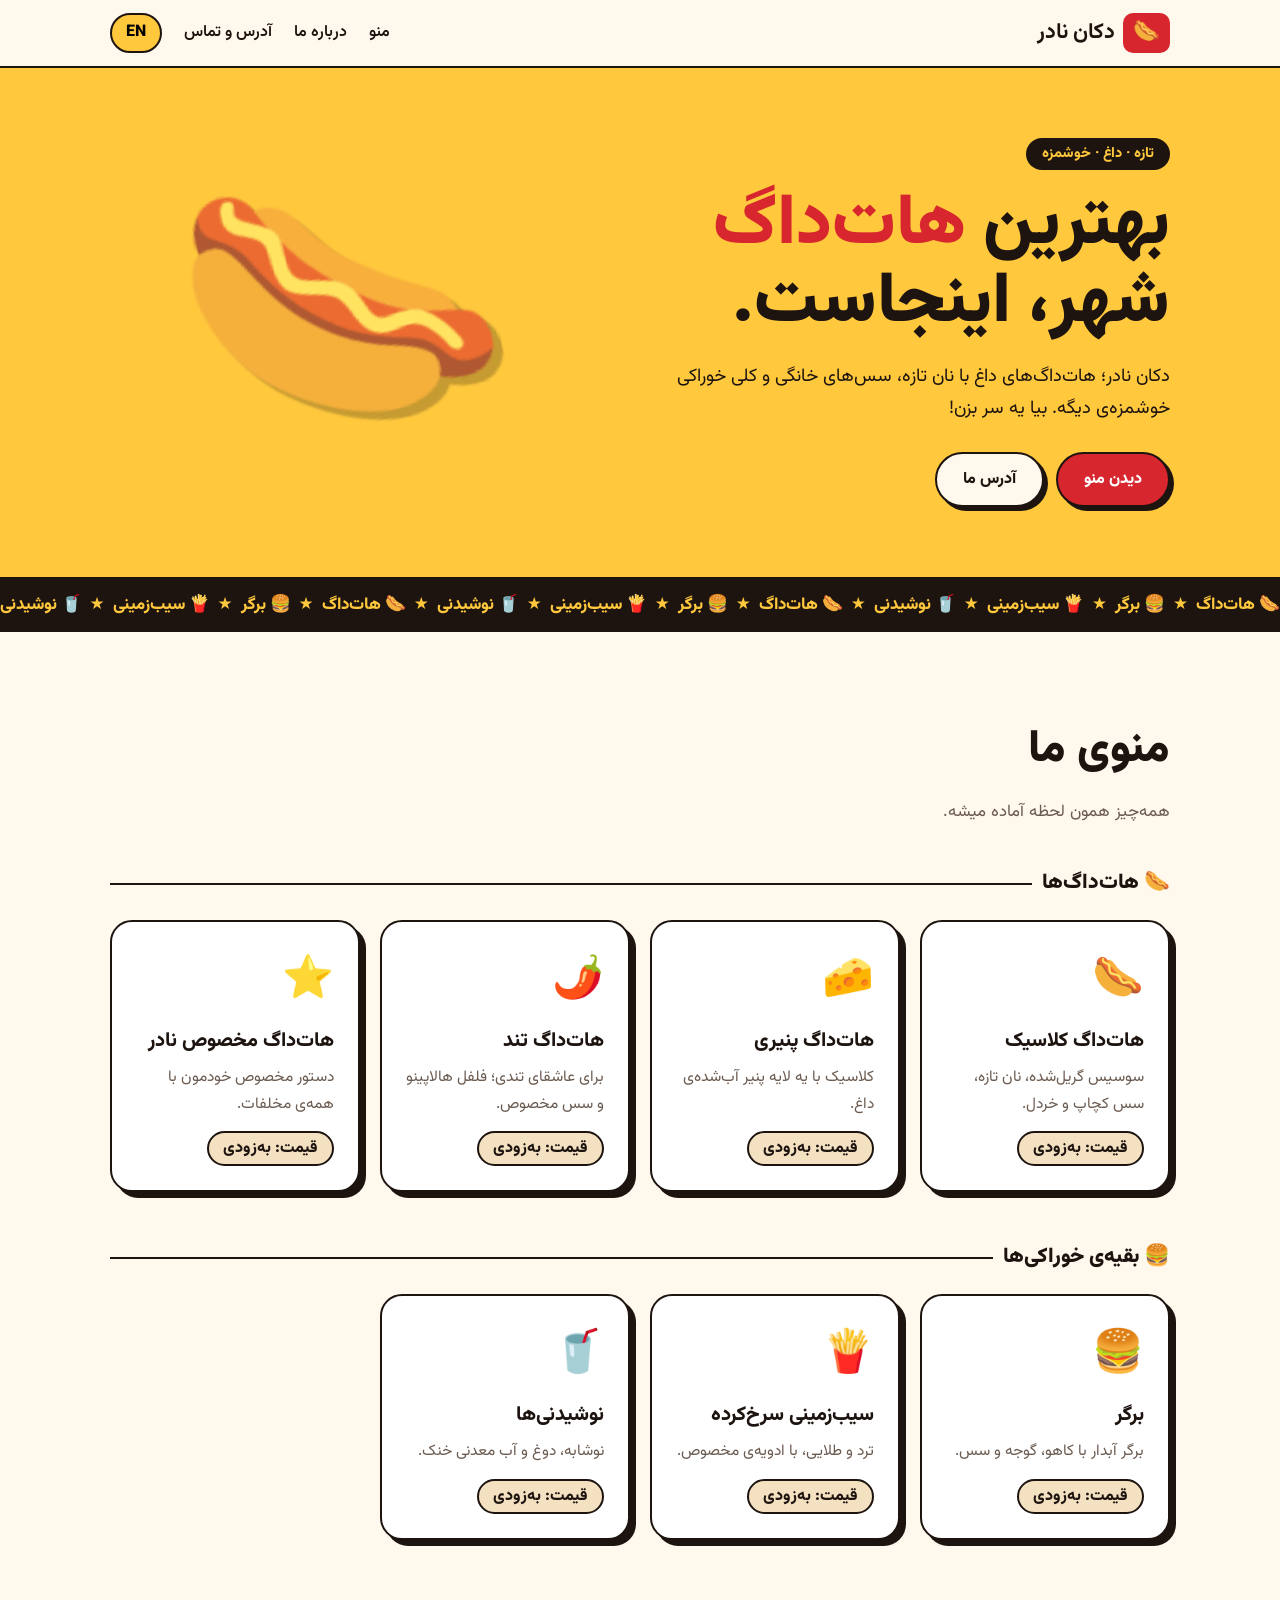
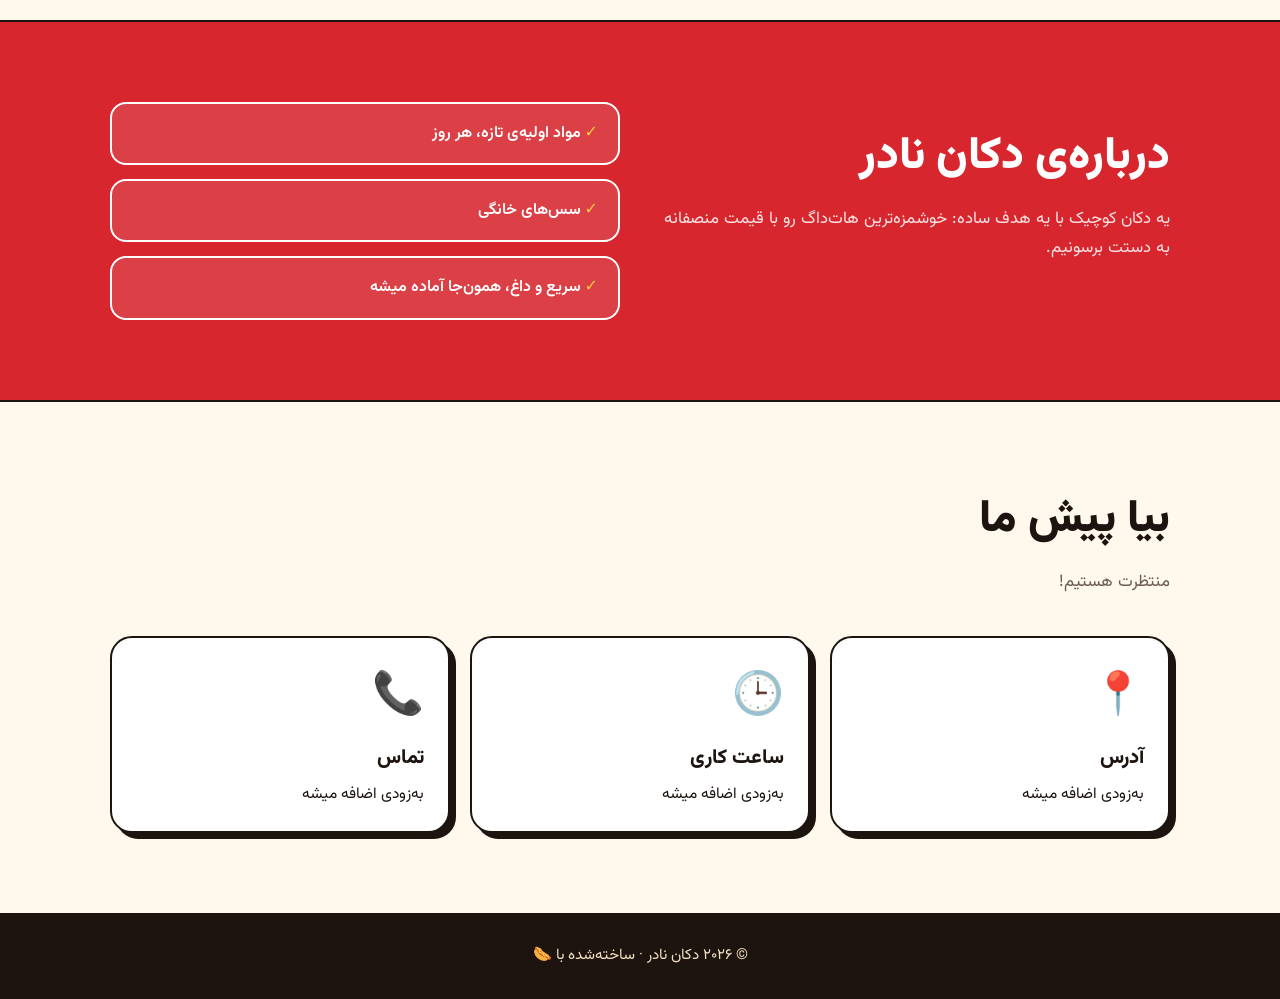
<file: index.html>
<!doctype html>
<html lang="fa" dir="rtl">
<head>
<meta charset="utf-8">
<meta name="viewport" content="width=device-width, initial-scale=1">
<title>دکان نادر | Nader Dokan — Hotdogs & Fast Food</title>
<meta name="description" content="دکان نادر — هات‌داگ و فست‌فود تازه و داغ. Nader Dokan — fresh, hot hotdogs and fast food.">
<link rel="icon" href="data:image/svg+xml,<svg xmlns='http://www.w3.org/2000/svg' viewBox='0 0 100 100'><text y='.9em' font-size='90'>🌭</text></svg>">
<link rel="preconnect" href="https://fonts.googleapis.com">
<link rel="preconnect" href="https://fonts.gstatic.com" crossorigin>
<link href="https://fonts.googleapis.com/css2?family=Vazirmatn:wght@400;600;800;900&family=Bricolage+Grotesque:opsz,wght@12..96,500;12..96,800&display=swap" rel="stylesheet">
<style>
  :root{
    --mustard:#FFC83D;
    --ketchup:#D7262E;
    --bun:#F4E1C1;
    --ink:#1D1410;
    --cream:#FFF8EC;
    --muted:#6B5B50;
    --radius:22px;
  }
  *{box-sizing:border-box;margin:0;padding:0}
  html{scroll-behavior:smooth}
  body{
    font-family:"Vazirmatn",system-ui,sans-serif;
    background:var(--cream);color:var(--ink);line-height:1.7;
  }
  html[lang="en"] body{font-family:"Bricolage Grotesque","Vazirmatn",system-ui,sans-serif}
  a{color:inherit}
  .wrap{max-width:1100px;margin:0 auto;padding:0 20px}

  /* Nav */
  header{position:sticky;top:0;z-index:10;background:rgba(255,248,236,.92);backdrop-filter:blur(8px);border-bottom:2px solid var(--ink)}
  nav{display:flex;align-items:center;justify-content:space-between;height:66px;gap:12px}
  .logo{font-weight:900;font-size:1.35rem;text-decoration:none;display:flex;align-items:center;gap:8px}
  .logo span{background:var(--ketchup);color:#fff;border-radius:10px;padding:2px 10px}
  .links{display:flex;gap:22px;align-items:center}
  .links a{text-decoration:none;font-weight:600}
  .links a:hover{color:var(--ketchup)}
  .lang{border:2px solid var(--ink);background:var(--mustard);font:inherit;font-weight:800;border-radius:999px;padding:4px 14px;cursor:pointer}
  @media (max-width:640px){.links a{display:none}}

  /* Hero */
  .hero{background:var(--mustard);border-bottom:2px solid var(--ink);overflow:hidden}
  .hero .wrap{display:grid;grid-template-columns:1.2fr 1fr;align-items:center;gap:30px;padding-top:70px;padding-bottom:70px}
  .tag{display:inline-block;background:var(--ink);color:var(--mustard);font-weight:800;border-radius:999px;padding:4px 16px;font-size:.9rem;margin-bottom:18px}
  h1{font-size:clamp(2.4rem,6vw,4.4rem);line-height:1.1;font-weight:900;margin-bottom:18px}
  h1 em{font-style:normal;color:var(--ketchup)}
  .hero p{font-size:1.15rem;max-width:30em;margin-bottom:28px}
  .btns{display:flex;gap:12px;flex-wrap:wrap}
  .btn{display:inline-block;text-decoration:none;font-weight:800;border:2px solid var(--ink);border-radius:999px;padding:12px 26px;box-shadow:4px 4px 0 var(--ink);transition:transform .15s, box-shadow .15s}
  .btn:hover{transform:translate(2px,2px);box-shadow:2px 2px 0 var(--ink)}
  .btn.red{background:var(--ketchup);color:#fff}
  .btn.light{background:var(--cream)}
  .bigdog{font-size:clamp(9rem,22vw,16rem);text-align:center;line-height:1;filter:drop-shadow(8px 10px 0 rgba(29,20,16,.25));transform:rotate(-12deg);animation:bob 3s ease-in-out infinite}
  @keyframes bob{50%{transform:rotate(-8deg) translateY(-10px)}}
  @media (max-width:760px){.hero .wrap{grid-template-columns:1fr;text-align:center}.hero p{margin-inline:auto}.btns{justify-content:center}.bigdog{order:-1}}

  /* Strip */
  .strip{background:var(--ink);color:var(--mustard);font-weight:800;white-space:nowrap;overflow:hidden;padding:12px 0;font-size:1.05rem}
  .strip div{display:inline-block;animation:slide 22s linear infinite}
  html[dir="rtl"] .strip div{animation-name:slide-rtl}
  @keyframes slide{from{transform:translateX(0)}to{transform:translateX(-50%)}}
  @keyframes slide-rtl{from{transform:translateX(0)}to{transform:translateX(50%)}}

  section{padding:80px 0}
  h2{font-size:clamp(1.9rem,4vw,2.8rem);font-weight:900;margin-bottom:10px}
  .sub{color:var(--muted);margin-bottom:40px;font-size:1.05rem}

  /* Menu */
  .grid{display:grid;grid-template-columns:repeat(auto-fill,minmax(240px,1fr));gap:20px}
  .card{background:#fff;border:2px solid var(--ink);border-radius:var(--radius);padding:24px;box-shadow:6px 6px 0 var(--ink)}
  .card .em{font-size:2.6rem;margin-bottom:8px}
  .card h3{font-size:1.25rem;font-weight:800}
  .card p{color:var(--muted);font-size:.97rem;margin:6px 0 14px}
  .price{display:inline-block;background:var(--bun);border:2px solid var(--ink);border-radius:999px;padding:2px 14px;font-weight:800}
  .cat{font-weight:900;font-size:1.3rem;margin:48px 0 18px;display:flex;align-items:center;gap:10px}
  .cat:first-of-type{margin-top:0}
  .cat::after{content:"";flex:1;height:2px;background:var(--ink)}

  /* About */
  .about{background:var(--ketchup);color:#fff;border-block:2px solid var(--ink)}
  .about .wrap{display:grid;grid-template-columns:1fr 1fr;gap:40px;align-items:center}
  .about .sub{color:#FFE4E4}
  .feats{display:grid;gap:14px}
  .feat{background:rgba(255,255,255,.12);border:2px solid #fff;border-radius:16px;padding:16px 20px;font-weight:600}
  .feat b{color:var(--mustard)}
  @media (max-width:760px){.about .wrap{grid-template-columns:1fr}}

  /* Visit */
  .visit{display:grid;grid-template-columns:repeat(auto-fit,minmax(240px,1fr));gap:20px}
  .visit .card h3{margin-bottom:6px}
  .visit .card p{margin:0;color:var(--ink)}

  footer{background:var(--ink);color:var(--bun);padding:30px 0;text-align:center;font-size:.95rem}

  /* language switching */
  html[lang="fa"] [data-en]{display:none}
  html[lang="en"] [data-fa]{display:none}
</style>
</head>
<body>

<header>
  <div class="wrap">
    <nav>
      <a href="#" class="logo"><span>🌭</span><b data-fa>دکان نادر</b><b data-en>Nader Dokan</b></a>
      <div class="links">
        <a href="#menu"><span data-fa>منو</span><span data-en>Menu</span></a>
        <a href="#about"><span data-fa>درباره ما</span><span data-en>About</span></a>
        <a href="#visit"><span data-fa>آدرس و تماس</span><span data-en>Visit us</span></a>
        <button class="lang" id="lang" aria-label="Change language">EN</button>
      </div>
    </nav>
  </div>
</header>

<section class="hero" style="padding:0">
  <div class="wrap">
    <div>
      <div class="tag"><span data-fa>تازه · داغ · خوشمزه</span><span data-en>Fresh · Hot · Tasty</span></div>
      <h1 data-fa>بهترین <em>هات‌داگ</em> شهر، اینجاست.</h1>
      <h1 data-en>The best <em>hotdogs</em> in town live here.</h1>
      <p data-fa>دکان نادر؛ هات‌داگ‌های داغ با نان تازه، سس‌های خانگی و کلی خوراکی خوشمزه‌ی دیگه. بیا یه سر بزن!</p>
      <p data-en>Nader Dokan serves hot hotdogs on fresh buns with homemade sauces, plus plenty of other tasty bites. Come say hi!</p>
      <div class="btns">
        <a href="#menu" class="btn red"><span data-fa>دیدن منو</span><span data-en>See the menu</span></a>
        <a href="#visit" class="btn light"><span data-fa>آدرس ما</span><span data-en>Find us</span></a>
      </div>
    </div>
    <div class="bigdog" aria-hidden="true">🌭</div>
  </div>
</section>

<div class="strip" aria-hidden="true"><div>
  <span data-fa>🌭 هات‌داگ &nbsp;★&nbsp; 🍔 برگر &nbsp;★&nbsp; 🍟 سیب‌زمینی &nbsp;★&nbsp; 🥤 نوشیدنی &nbsp;★&nbsp; 🌭 هات‌داگ &nbsp;★&nbsp; 🍔 برگر &nbsp;★&nbsp; 🍟 سیب‌زمینی &nbsp;★&nbsp; 🥤 نوشیدنی &nbsp;★&nbsp; 🌭 هات‌داگ &nbsp;★&nbsp; 🍔 برگر &nbsp;★&nbsp; 🍟 سیب‌زمینی &nbsp;★&nbsp; 🥤 نوشیدنی &nbsp;★&nbsp;</span>
  <span data-en>🌭 HOTDOGS &nbsp;★&nbsp; 🍔 BURGERS &nbsp;★&nbsp; 🍟 FRIES &nbsp;★&nbsp; 🥤 DRINKS &nbsp;★&nbsp; 🌭 HOTDOGS &nbsp;★&nbsp; 🍔 BURGERS &nbsp;★&nbsp; 🍟 FRIES &nbsp;★&nbsp; 🥤 DRINKS &nbsp;★&nbsp; 🌭 HOTDOGS &nbsp;★&nbsp; 🍔 BURGERS &nbsp;★&nbsp; 🍟 FRIES &nbsp;★&nbsp; 🥤 DRINKS &nbsp;★&nbsp;</span>
</div></div>

<section id="menu">
  <div class="wrap">
    <h2><span data-fa>منوی ما</span><span data-en>Our menu</span></h2>
    <p class="sub"><span data-fa>همه‌چیز همون لحظه آماده میشه.</span><span data-en>Everything is made to order.</span></p>

    <div class="cat"><span data-fa>🌭 هات‌داگ‌ها</span><span data-en>🌭 Hotdogs</span></div>
    <div class="grid">
      <div class="card"><div class="em">🌭</div>
        <h3><span data-fa>هات‌داگ کلاسیک</span><span data-en>Classic Hotdog</span></h3>
        <p><span data-fa>سوسیس گریل‌شده، نان تازه، سس کچاپ و خردل.</span><span data-en>Grilled sausage, fresh bun, ketchup and mustard.</span></p>
        <span class="price"><span data-fa>قیمت: به‌زودی</span><span data-en>Price: soon</span></span></div>
      <div class="card"><div class="em">🧀</div>
        <h3><span data-fa>هات‌داگ پنیری</span><span data-en>Cheese Dog</span></h3>
        <p><span data-fa>کلاسیک با یه لایه پنیر آب‌شده‌ی داغ.</span><span data-en>The classic, topped with hot melted cheese.</span></p>
        <span class="price"><span data-fa>قیمت: به‌زودی</span><span data-en>Price: soon</span></span></div>
      <div class="card"><div class="em">🌶️</div>
        <h3><span data-fa>هات‌داگ تند</span><span data-en>Spicy Dog</span></h3>
        <p><span data-fa>برای عاشقای تندی؛ فلفل هالاپینو و سس مخصوص.</span><span data-en>For spice lovers: jalapeños and our special hot sauce.</span></p>
        <span class="price"><span data-fa>قیمت: به‌زودی</span><span data-en>Price: soon</span></span></div>
      <div class="card"><div class="em">⭐</div>
        <h3><span data-fa>هات‌داگ مخصوص نادر</span><span data-en>Nader's Special</span></h3>
        <p><span data-fa>دستور مخصوص خودمون با همه‌ی مخلفات.</span><span data-en>Our signature recipe, loaded with everything.</span></p>
        <span class="price"><span data-fa>قیمت: به‌زودی</span><span data-en>Price: soon</span></span></div>
    </div>

    <div class="cat"><span data-fa>🍔 بقیه‌ی خوراکی‌ها</span><span data-en>🍔 More food</span></div>
    <div class="grid">
      <div class="card"><div class="em">🍔</div>
        <h3><span data-fa>برگر</span><span data-en>Burger</span></h3>
        <p><span data-fa>برگر آبدار با کاهو، گوجه و سس.</span><span data-en>Juicy burger with lettuce, tomato and sauce.</span></p>
        <span class="price"><span data-fa>قیمت: به‌زودی</span><span data-en>Price: soon</span></span></div>
      <div class="card"><div class="em">🍟</div>
        <h3><span data-fa>سیب‌زمینی سرخ‌کرده</span><span data-en>Fries</span></h3>
        <p><span data-fa>ترد و طلایی، با ادویه‌ی مخصوص.</span><span data-en>Crispy and golden, with our house seasoning.</span></p>
        <span class="price"><span data-fa>قیمت: به‌زودی</span><span data-en>Price: soon</span></span></div>
      <div class="card"><div class="em">🥤</div>
        <h3><span data-fa>نوشیدنی‌ها</span><span data-en>Drinks</span></h3>
        <p><span data-fa>نوشابه، دوغ و آب معدنی خنک.</span><span data-en>Cold sodas, doogh and water.</span></p>
        <span class="price"><span data-fa>قیمت: به‌زودی</span><span data-en>Price: soon</span></span></div>
    </div>
  </div>
</section>

<section class="about" id="about">
  <div class="wrap">
    <div>
      <h2><span data-fa>درباره‌ی دکان نادر</span><span data-en>About Nader Dokan</span></h2>
      <p class="sub" data-fa>یه دکان کوچیک با یه هدف ساده: خوشمزه‌ترین هات‌داگ رو با قیمت منصفانه به دستت برسونیم.</p>
      <p class="sub" data-en>A small shop with a simple goal: serve you the tastiest hotdog at a fair price.</p>
    </div>
    <div class="feats">
      <div class="feat"><b>✓</b> <span data-fa>مواد اولیه‌ی تازه، هر روز</span><span data-en>Fresh ingredients, every day</span></div>
      <div class="feat"><b>✓</b> <span data-fa>سس‌های خانگی</span><span data-en>Homemade sauces</span></div>
      <div class="feat"><b>✓</b> <span data-fa>سریع و داغ، همون‌جا آماده میشه</span><span data-en>Fast, hot and made right in front of you</span></div>
    </div>
  </div>
</section>

<section id="visit">
  <div class="wrap">
    <h2><span data-fa>بیا پیش ما</span><span data-en>Come visit</span></h2>
    <p class="sub"><span data-fa>منتظرت هستیم!</span><span data-en>We're waiting for you!</span></p>
    <div class="visit">
      <div class="card"><div class="em">📍</div>
        <h3><span data-fa>آدرس</span><span data-en>Address</span></h3>
        <p><span data-fa>به‌زودی اضافه میشه</span><span data-en>Coming soon</span></p></div>
      <div class="card"><div class="em">🕒</div>
        <h3><span data-fa>ساعت کاری</span><span data-en>Opening hours</span></h3>
        <p><span data-fa>به‌زودی اضافه میشه</span><span data-en>Coming soon</span></p></div>
      <div class="card"><div class="em">📞</div>
        <h3><span data-fa>تماس</span><span data-en>Contact</span></h3>
        <p><span data-fa>به‌زودی اضافه میشه</span><span data-en>Coming soon</span></p></div>
    </div>
  </div>
</section>

<footer>
  <div class="wrap">
    <span data-fa>© ۲۰۲۶ دکان نادر · ساخته‌شده با 🌭</span><span data-en>© 2026 Nader Dokan · Made with 🌭</span>
  </div>
</footer>

<script>
  (function(){
    var html=document.documentElement, btn=document.getElementById('lang');
    function set(l){
      html.lang=l; html.dir = l==='fa' ? 'rtl' : 'ltr';
      btn.textContent = l==='fa' ? 'EN' : 'فا';
      try{localStorage.setItem('lang',l)}catch(e){}
    }
    var saved=null; try{saved=localStorage.getItem('lang')}catch(e){}
    set(saved==='en' ? 'en' : 'fa');
    btn.addEventListener('click',function(){ set(html.lang==='fa' ? 'en' : 'fa'); });
  })();
</script>
</body>
</html>
</file>
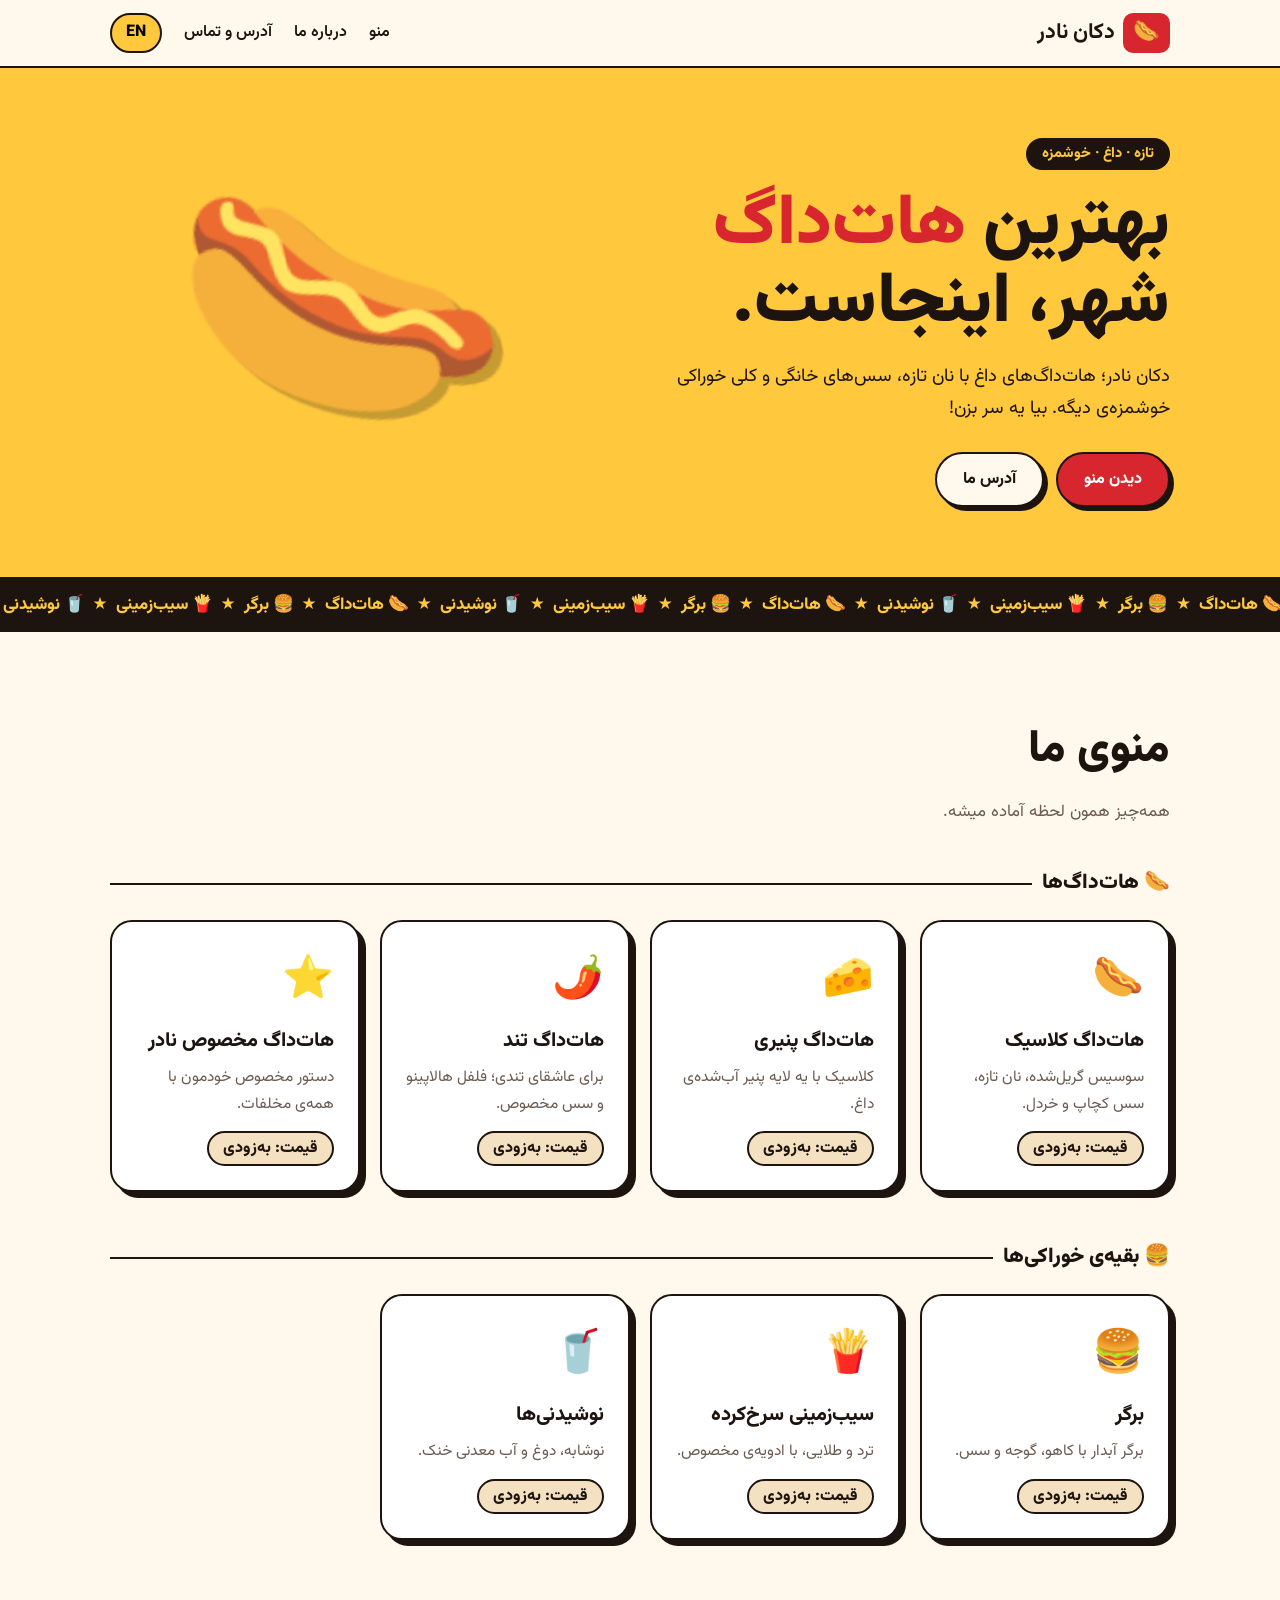
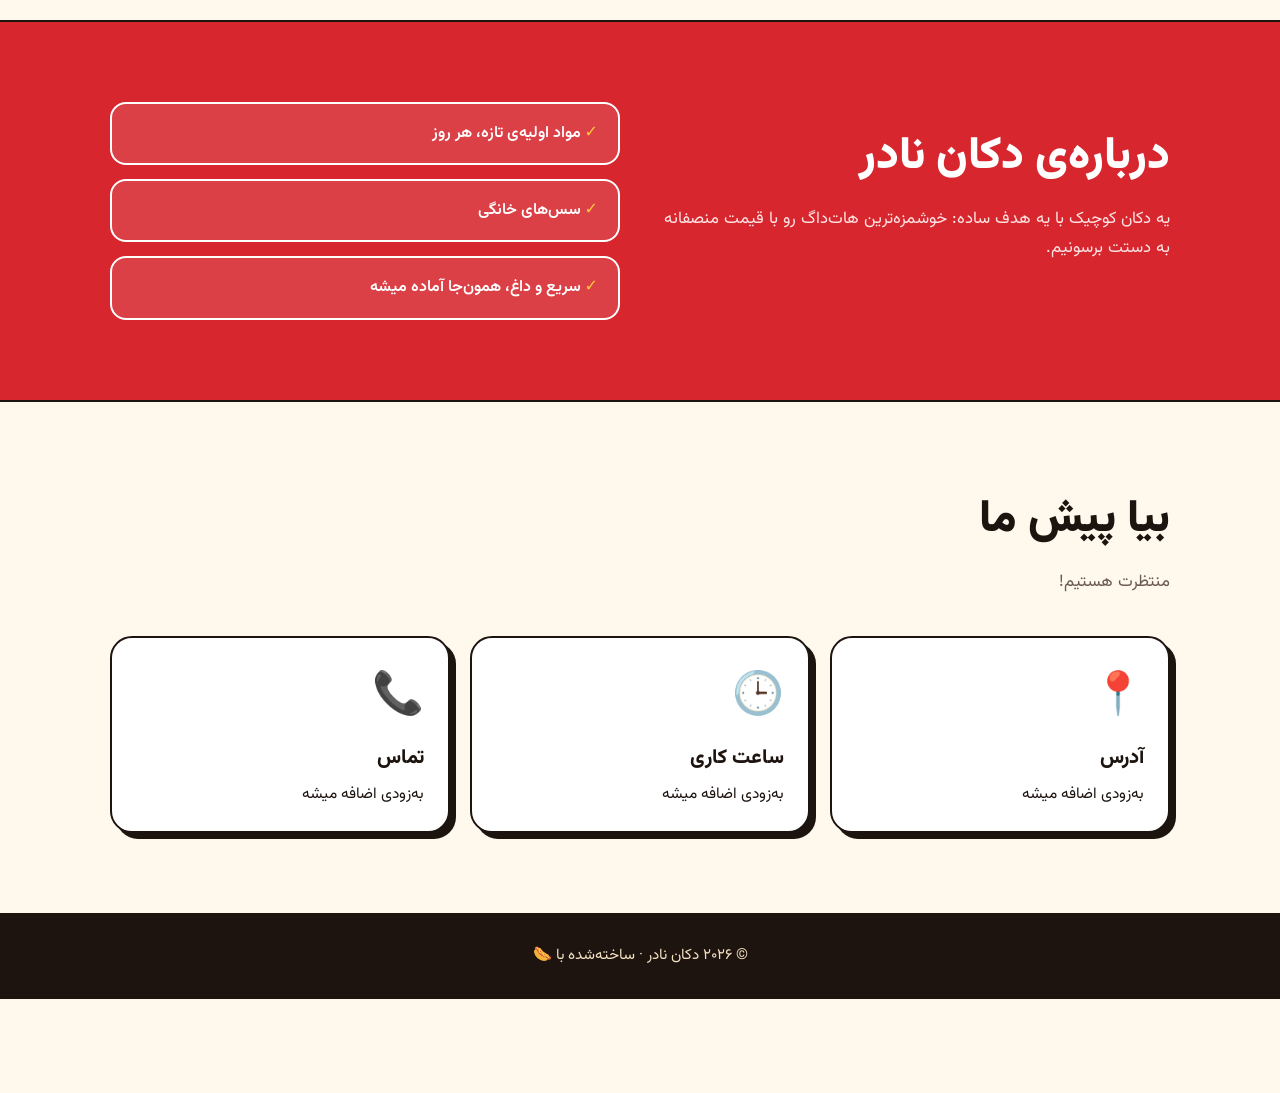
<file: public/site.html>
<!doctype html>
<html lang="fa" dir="rtl"><head><meta charset="utf-8"><meta http-equiv="refresh" content="0; url=/"><link rel="canonical" href="/"><title>دکان هات‌داگ نادر</title></head>
<body style="background:#F8EFDC"><a href="/">دکان هات‌داگ نادر</a></body></html>
</file>
